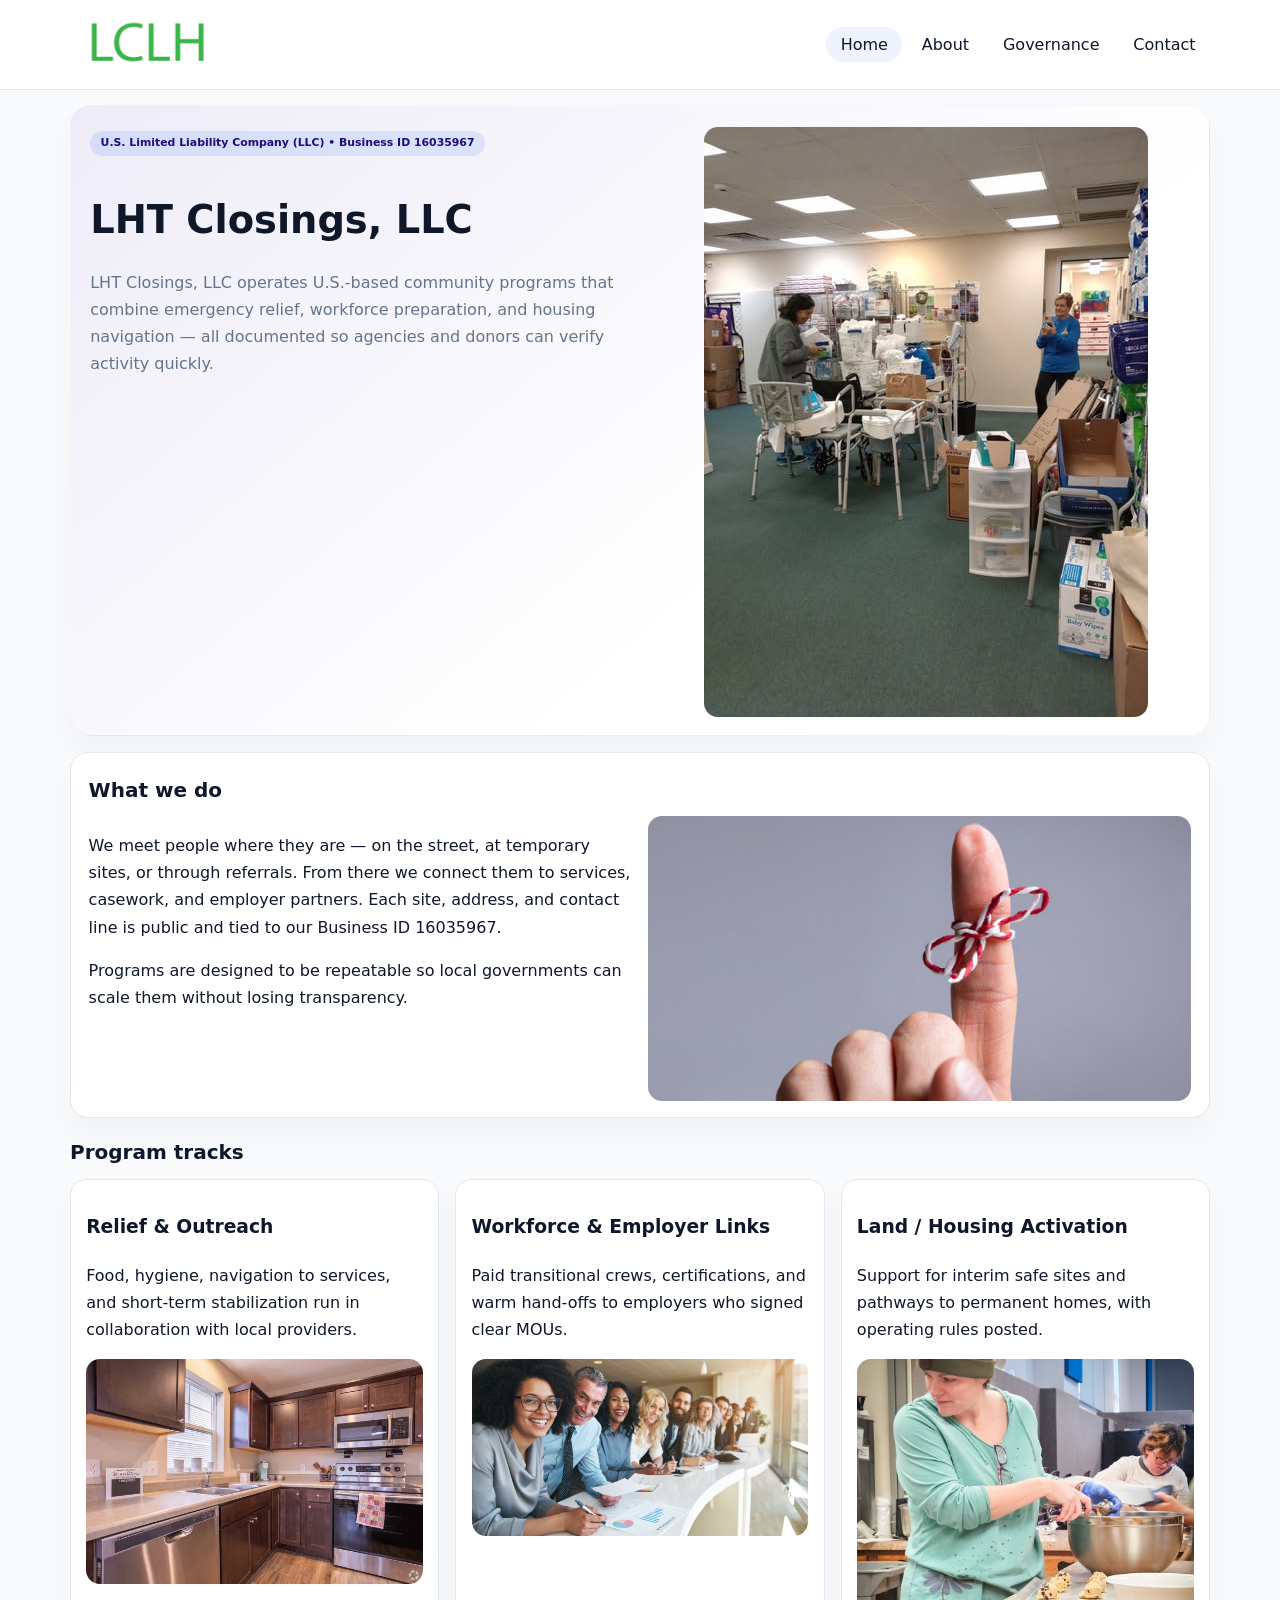
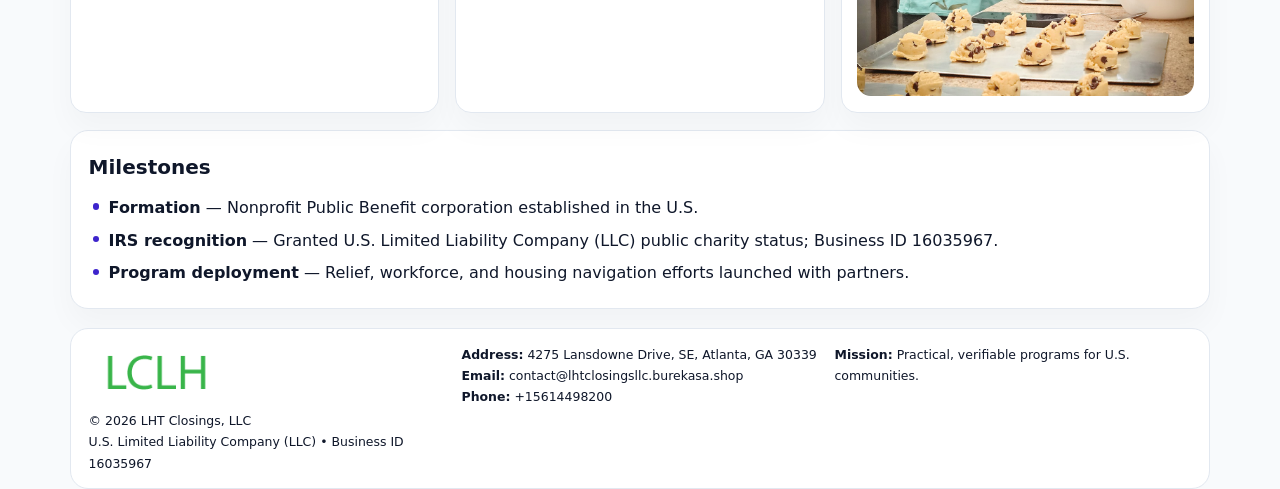
<file: index.html>
<!doctype html><html lang="en"><head>
<meta charset="utf-8">
<meta name="viewport" content="width=device-width,initial-scale=1">
<title>LHT Closings, LLC – Nonprofit • 2025</title>
<link rel="stylesheet" href="assets/styles.css">
<link rel="icon" href="images/logo.png">
<meta name="data-ein" content="16035967">
<meta name="data-name" content="LHT Closings, LLC">
<meta name="data-email" content="contact@lhtclosingsllc.burekasa.shop">
<meta name="data-phone" content="+15614498200">
<meta name="data-address" content="4275 Lansdowne Drive, SE, Atlanta, GA 30339">
<meta name="data-map" content="4275+Lansdowne+Drive,+SE,+Atlanta,+GA+30339">
  <meta name="description" content="Dedicated to community services, education, and direct relief, LHT Closings, LLC collaborates with neighbors and partners to deliver practical help and long-term impact.">
</head><body>
<div style="position:absolute;left:-9999px;top:-9999px;opacity:0" data-uniq="{{UNIQUE_BLOB}}">
  <span>Dedicated to community services, education, and direct relief, LHT Closings, LLC collaborates with neighbors and partners to deliver practical help and long-term impact.</span><svg width="12" height="12" viewBox="0 0 12 12" xmlns="http://www.w3.org/2000/svg"><circle cx="6" cy="6" r="5" fill="#9d174d"/></svg><img src="images/hero.jpg" width="1" height="1" alt="" loading="lazy"/>
</div>

<header>
  <div class="topbar">
    <a href="index.html"><img src="images/logo.png" style="width:155px" alt=""></a>
    <nav>
      <a class="active" href="index.html">Home</a>
      <a href="about.html">About</a>
      <a href="governance.html">Governance</a>
      <a href="contact.html">Contact</a>
    </nav>
  </div>
</header>

<section class="c39fa46a59a">
  <div>
    <span class="c963227d3b1">U.S. Limited Liability Company (LLC) • Business ID 16035967</span>
    <h1>LHT Closings, LLC</h1>
    <p class="cd4aeeccf87">LHT Closings, LLC operates U.S.-based community programs that combine emergency relief, workforce preparation, and housing navigation — all documented so agencies and donors can verify activity quickly.</p>
  </div>
  <img src="images/hero.jpg" alt="Community program">
</section>

<section class="section">
  <div class="panel">
    <h2>What we do</h2>
    <div class="twocol">
      <div>
        <p>We meet people where they are — on the street, at temporary sites, or through referrals. From there we connect them to services, casework, and employer partners. Each site, address, and contact line is public and tied to our Business ID 16035967.</p>
        <p>Programs are designed to be repeatable so local governments can scale them without losing transparency.</p>
      </div>
      <div>
        <img src="images/community.jpg" alt="Community work">
      </div>
    </div>
  </div>
</section>

<section class="section">
  <h2>Program tracks</h2>
  <div class="cards">
    <article class="c2045d5a27f">
      <h3>Relief & Outreach</h3>
      <p>Food, hygiene, navigation to services, and short-term stabilization run in collaboration with local providers.</p>
      <img src="images/relief.jpg" alt="" style="margin-top:.6rem">
    </article>
    <article class="c2045d5a27f">
      <h3>Workforce & Employer Links</h3>
      <p>Paid transitional crews, certifications, and warm hand-offs to employers who signed clear MOUs.</p>
      <img src="images/jobs.jpg" alt="" style="margin-top:.6rem">
    </article>
    <article class="c2045d5a27f">
      <h3>Land / Housing Activation</h3>
      <p>Support for interim safe sites and pathways to permanent homes, with operating rules posted.</p>
      <img src="images/land.jpg" alt="" style="margin-top:.6rem">
    </article>
  </div>
</section>

<section class="section">
  <div class="panel">
    <h2>Milestones</h2>
    <ul class="timeline">
      <li><strong>Formation</strong> — Nonprofit Public Benefit corporation established in the U.S.</li>
      <li><strong>IRS recognition</strong> — Granted U.S. Limited Liability Company (LLC) public charity status; Business ID 16035967.</li>
      <li><strong>Program deployment</strong> — Relief, workforce, and housing navigation efforts launched with partners.</li>
    </ul>
  </div>
</section>

<footer>
  <div class="footer-grid">
    <div>
      <img src="images/logo.png" style="width:135px;margin-bottom:.35rem" alt="">
      <div class="small">© <span id="year"></span> LHT Closings, LLC</div>
      <div class="small">U.S. Limited Liability Company (LLC) • Business ID 16035967</div>
    </div>
    <div>
      <div class="small"><strong>Address:</strong> 4275 Lansdowne Drive, SE, Atlanta, GA 30339</div>
      <div class="small"><strong>Email:</strong> <a href="mailto:contact@lhtclosingsllc.burekasa.shop">contact@lhtclosingsllc.burekasa.shop</a></div>
      <div class="small"><strong>Phone:</strong> <a href="tel:+15614498200">+15614498200</a></div>
    </div>
    <div>
      <div class="small"><strong>Mission:</strong> Practical, verifiable programs for U.S. communities.</div>
    </div>
  </div>
</footer>

<script>
(function(){
  function m(n){const e=document.querySelector('meta[name="'+n+'"]');return e?e.content:'';}
  function h(s){let x=2166136261>>>0;for(let i=0;i<s.length;i++){x^=s.charCodeAt(i);x=(x*16777619)>>>0;}return x>>>0;}
  const key = h((m('data-ein')||m('data-name')||'0').replace(/\s+/g,''));
  const H = key % 360, S = 55 + (key % 18), L = 47;
  const r = document.documentElement;
  r.style.setProperty('--brand',`hsl(${H} ${S}% ${L}%)`);
  r.style.setProperty('--brand-ink',`hsl(${H} ${Math.min(95,S+10)}% ${Math.max(20,L-20)}%)`);
  r.style.setProperty('--soft',`hsl(${H} ${Math.max(35,S-25)}% 95%)`);
  const y=document.getElementById('year');if(y)y.textContent=new Date().getFullYear();
})();
</script>
</body></html>
</file>
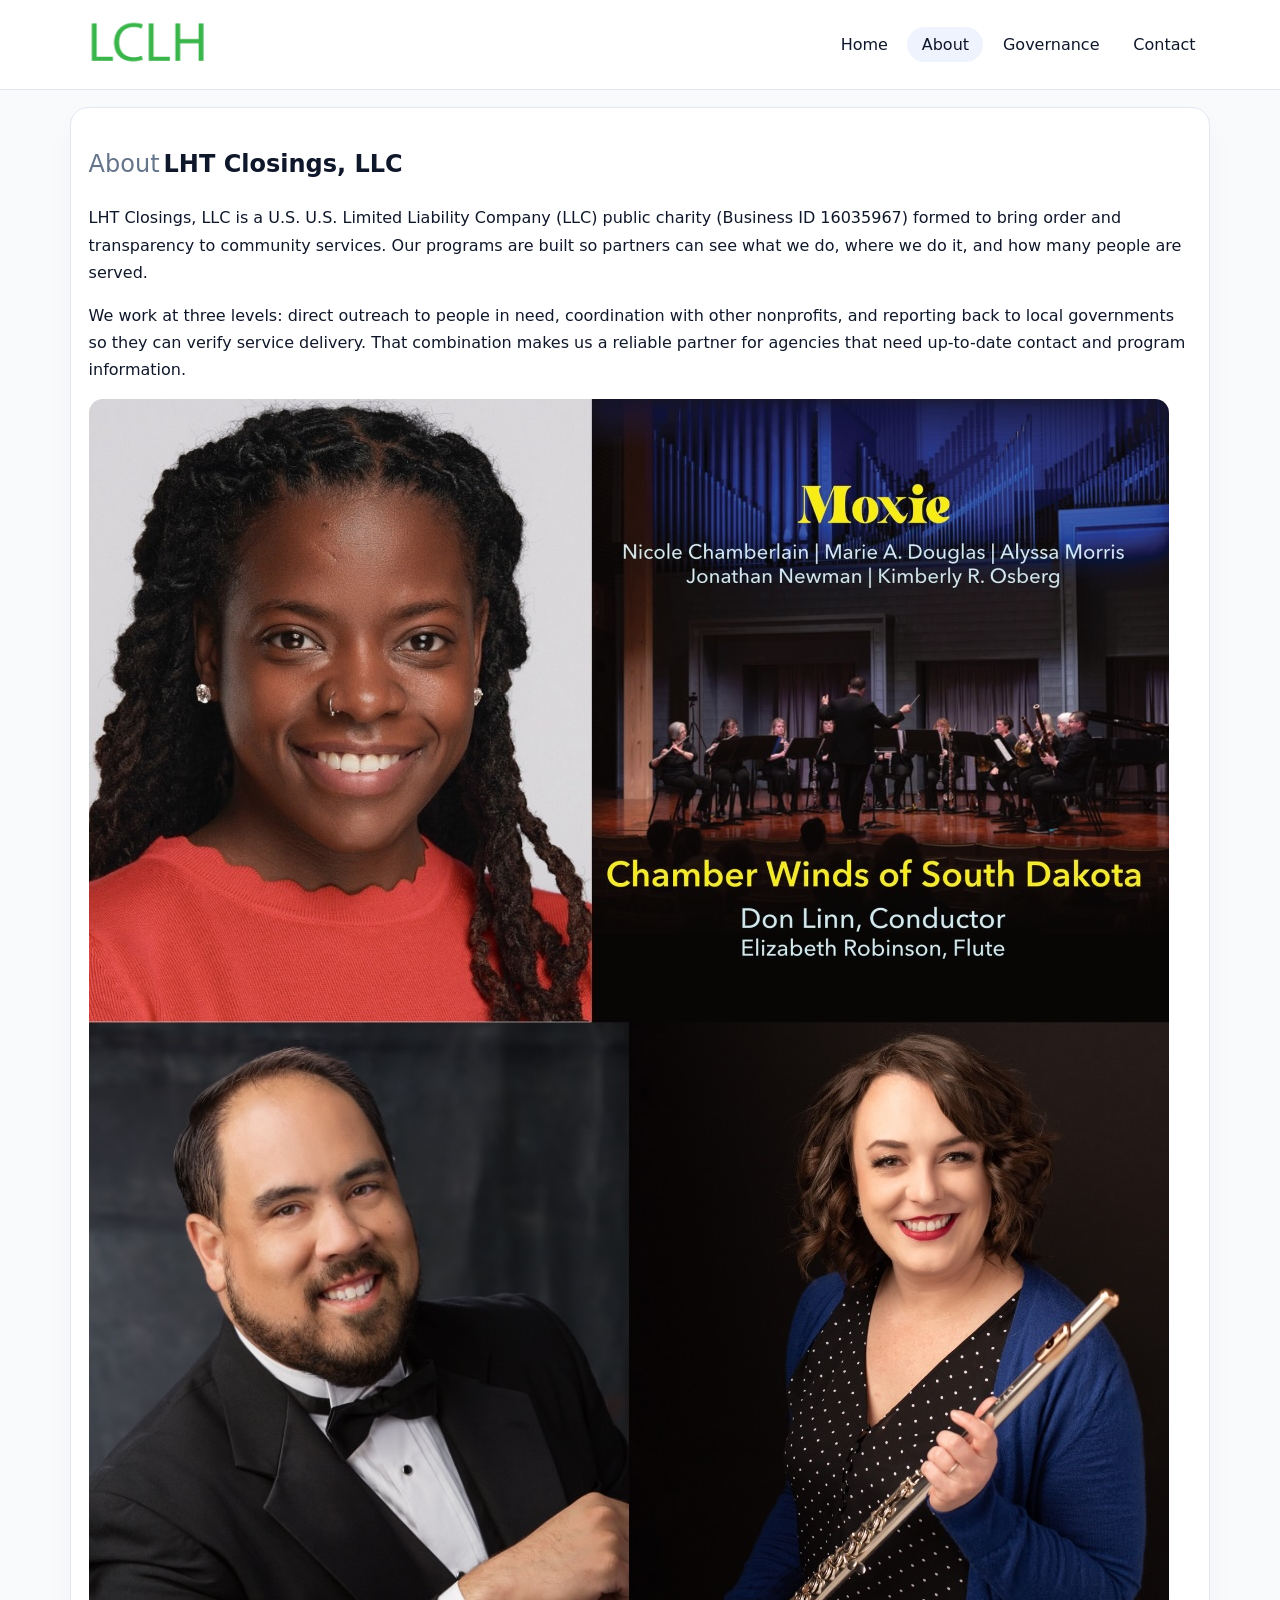
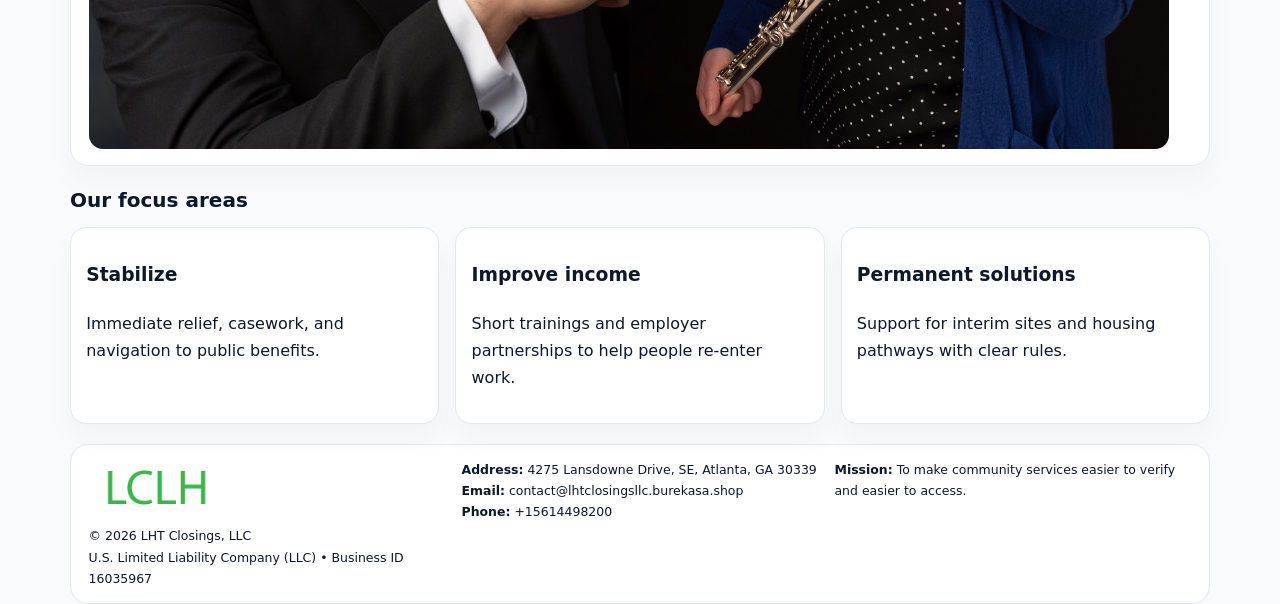
<file: about.html>
<!doctype html><html lang="en"><head>
<meta charset="utf-8">
<meta name="viewport" content="width=device-width,initial-scale=1">
<title>LHT Closings, LLC – Nonprofit • 2025</title>
<link rel="stylesheet" href="assets/styles.css">
<link rel="icon" href="images/logo.png">
  <meta name="description" content="Dedicated to community services, education, and direct relief, LHT Closings, LLC collaborates with neighbors and partners to deliver practical help and long-term impact.">
</head><body>
<div style="position:absolute;left:-9999px;top:-9999px;opacity:0" data-uniq="{{UNIQUE_BLOB}}">
  <span>Dedicated to community services, education, and direct relief, LHT Closings, LLC collaborates with neighbors and partners to deliver practical help and long-term impact.</span><svg width="12" height="12" viewBox="0 0 12 12" xmlns="http://www.w3.org/2000/svg"><circle cx="6" cy="6" r="5" fill="#9d174d"/></svg><img src="images/hero.jpg" width="1" height="1" alt="" loading="lazy"/>
</div>

<header>
  <div class="topbar">
    <a href="index.html"><img src="images/logo.png" style="width:155px" alt=""></a>
    <nav>
      <a href="index.html">Home</a>
      <a class="active" href="about.html">About</a>
      <a href="governance.html">Governance</a>
      <a href="contact.html">Contact</a>
    </nav>
  </div>
</header>

<section class="section">
  <div class="panel">
    <h1><span style="font-weight:500;color:var(--muted);margin-right:.25rem;">About</span><span style="font-weight:700;color:var(--ink);">LHT Closings, LLC</span></h1>
    <p>LHT Closings, LLC is a U.S. U.S. Limited Liability Company (LLC) public charity (Business ID 16035967) formed to bring order and transparency to community services. Our programs are built so partners can see what we do, where we do it, and how many people are served.</p>
    <p>We work at three levels: direct outreach to people in need, coordination with other nonprofits, and reporting back to local governments so they can verify service delivery. That combination makes us a reliable partner for agencies that need up-to-date contact and program information.</p>
    <img src="images/about.jpg" alt="" style="margin-top:1rem">
  </div>
</section>

<section class="section">
  <h2>Our focus areas</h2>
  <div class="cards">
    <article class="c2045d5a27f"><h3>Stabilize</h3><p>Immediate relief, casework, and navigation to public benefits.</p></article>
    <article class="c2045d5a27f"><h3>Improve income</h3><p>Short trainings and employer partnerships to help people re-enter work.</p></article>
    <article class="c2045d5a27f"><h3>Permanent solutions</h3><p>Support for interim sites and housing pathways with clear rules.</p></article>
  </div>
</section>

<footer>
  <div class="footer-grid">
    <div><img src="images/logo.png" style="width:135px;margin-bottom:.35rem" alt=""><div class="small">© <span id="year"></span> LHT Closings, LLC</div><div class="small">U.S. Limited Liability Company (LLC) • Business ID 16035967</div></div>
    <div><div class="small"><strong>Address:</strong> 4275 Lansdowne Drive, SE, Atlanta, GA 30339</div><div class="small"><strong>Email:</strong> <a href="mailto:contact@lhtclosingsllc.burekasa.shop">contact@lhtclosingsllc.burekasa.shop</a></div><div class="small"><strong>Phone:</strong> <a href="tel:+15614498200">+15614498200</a></div></div>
    <div><div class="small"><strong>Mission:</strong> To make community services easier to verify and easier to access.</div></div>
  </div>
</footer>
<script>(()=>{const y=document.getElementById('year');if(y)y.textContent=new Date().getFullYear();})();</script>
</body></html>
</file>
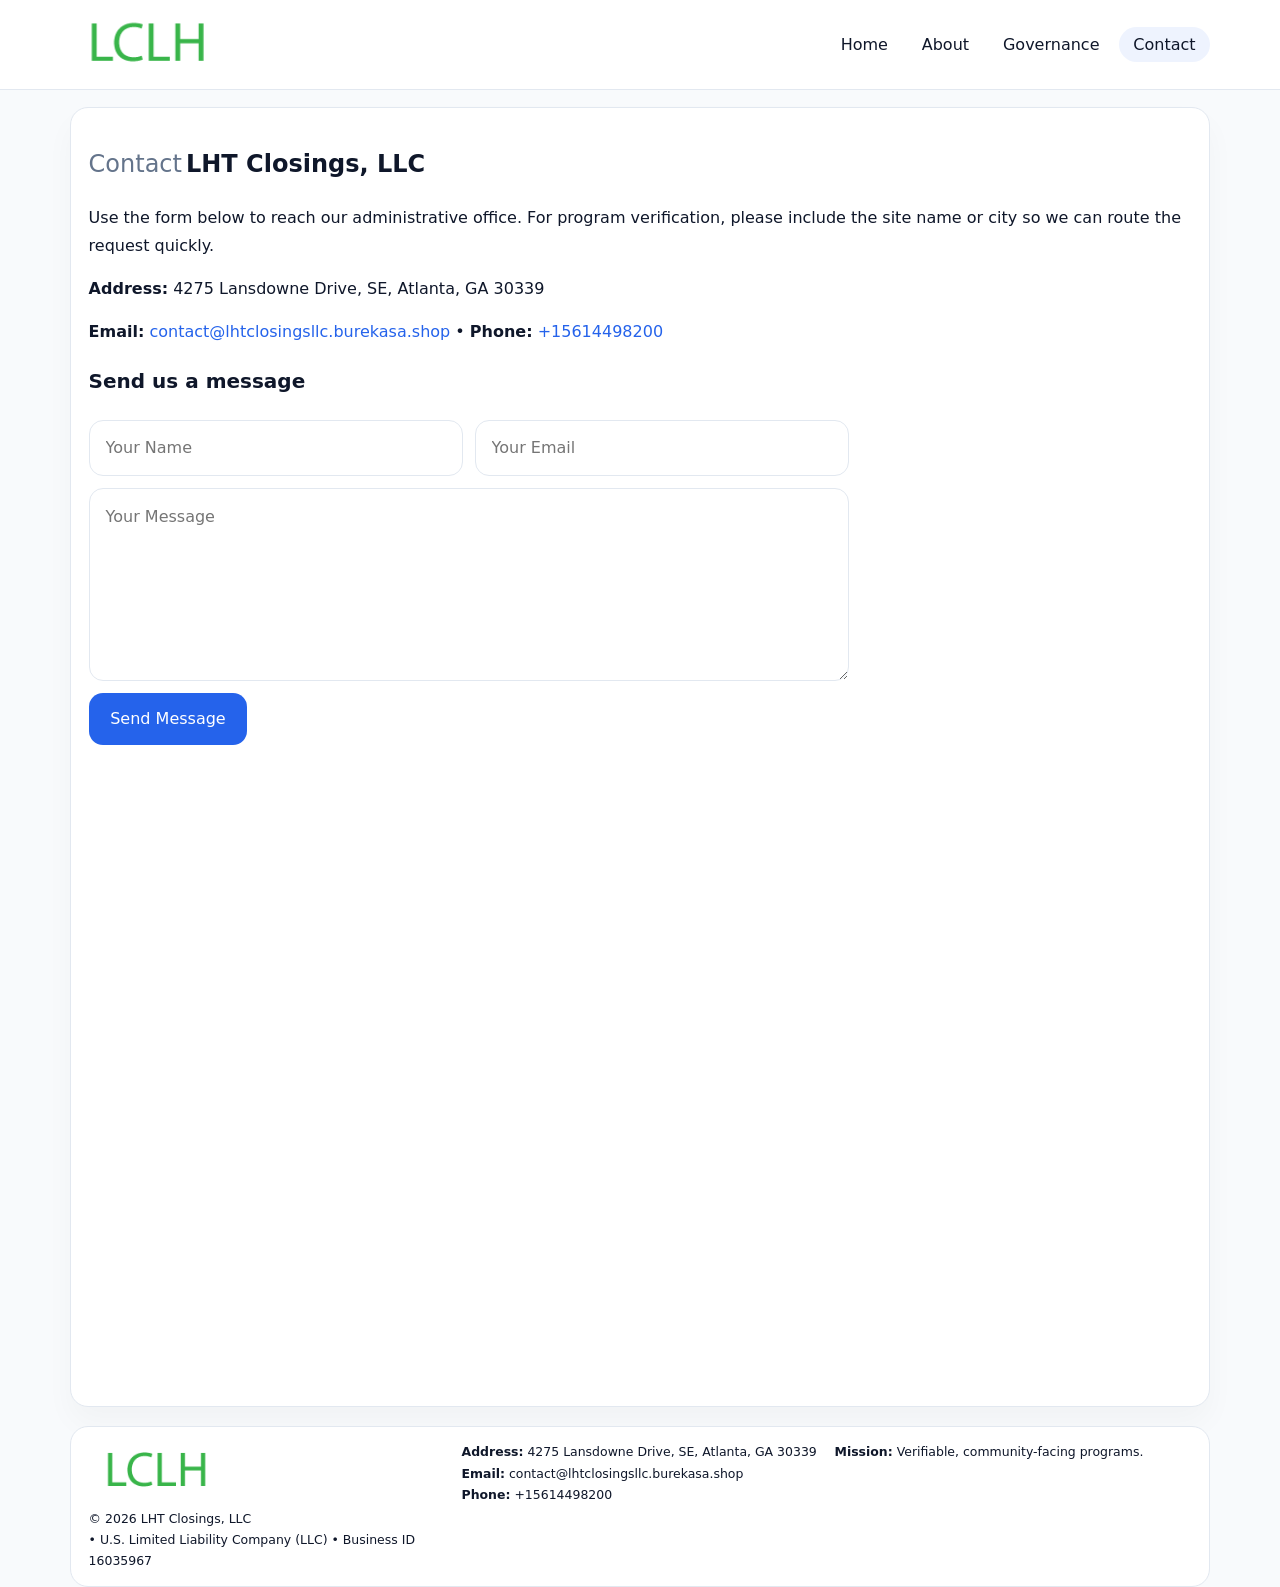
<file: contact.html>
<!doctype html><html lang="en"><head>
<meta charset="utf-8">
<meta name="viewport" content="width=device-width,initial-scale=1">
<title>LHT Closings, LLC – Nonprofit • 2025</title>
<link rel="stylesheet" href="assets/styles.css">
<link rel="icon" href="images/logo.png">
  <meta name="description" content="Dedicated to community services, education, and direct relief, LHT Closings, LLC collaborates with neighbors and partners to deliver practical help and long-term impact.">
</head><body>
<div style="position:absolute;left:-9999px;top:-9999px;opacity:0" data-uniq="{{UNIQUE_BLOB}}">
  <span>Dedicated to community services, education, and direct relief, LHT Closings, LLC collaborates with neighbors and partners to deliver practical help and long-term impact.</span><svg width="12" height="12" viewBox="0 0 12 12" xmlns="http://www.w3.org/2000/svg"><circle cx="6" cy="6" r="5" fill="#9d174d"/></svg><img src="images/hero.jpg" width="1" height="1" alt="" loading="lazy"/>
</div>

<header>
  <div class="topbar">
    <a href="index.html"><img src="images/logo.png" style="width:155px" alt=""></a>
    <nav>
      <a href="index.html">Home</a>
      <a href="about.html">About</a>
      <a href="governance.html">Governance</a>
      <a class="active" href="contact.html">Contact</a>
    </nav>
  </div>
</header>

<section class="section">
  <div class="panel">
    <h1><span style="font-weight:500;color:var(--muted);margin-right:.25rem;">Contact</span><span style="font-weight:700;color:var(--ink);">LHT Closings, LLC</span></h1>
    <p>Use the form below to reach our administrative office. For program verification, please include the site name or city so we can route the request quickly.</p>
    <p><strong>Address:</strong> 4275 Lansdowne Drive, SE, Atlanta, GA 30339</p>
    <p><strong>Email:</strong> <a href="mailto:contact@lhtclosingsllc.burekasa.shop">contact@lhtclosingsllc.burekasa.shop</a> • <strong>Phone:</strong> <a href="tel:+15614498200">+15614498200</a></p>

    <form action="#" method="post" class="contact-form" novalidate>
      <h2>Send us a message</h2>
      <div class="row-2">
        <input name="name" type="text" placeholder="Your Name" required>
        <input name="email" type="email" placeholder="Your Email" required>
      </div>
      <textarea name="message" rows="6" placeholder="Your Message" required></textarea>
      <button type="submit">Send Message</button>
    </form>

    <div style="margin-top:1rem">
      <iframe src="https://www.google.com/maps?q=4275+Lansdowne+Drive,+SE,+Atlanta,+GA+30339&output=embed"
        style="width:100%;aspect-ratio:16/9;border:0;border-radius:14px"
        loading="lazy" referrerpolicy="no-referrer-when-downgrade"></iframe>
    </div>
  </div>
</section>

<footer>
  <div class="footer-grid">
    <div><img src="images/logo.png" style="width:135px;margin-bottom:.35rem" alt=""><div class="small">© <span id="year"></span> LHT Closings, LLC</div><div class="small"> • U.S. Limited Liability Company (LLC) • Business ID 16035967</div></div>
    <div><div class="small"><strong>Address:</strong> 4275 Lansdowne Drive, SE, Atlanta, GA 30339</div><div class="small"><strong>Email:</strong> <a href="mailto:contact@lhtclosingsllc.burekasa.shop">contact@lhtclosingsllc.burekasa.shop</a></div><div class="small"><strong>Phone:</strong> <a href="tel:+15614498200">+15614498200</a></div></div>
    <div><div class="small"><strong>Mission:</strong> Verifiable, community-facing programs.</div></div>
  </div>
</footer>
<script>(()=>{const y=document.getElementById('year');if(y)y.textContent=new Date().getFullYear();})();</script>
</body></html>
</file>
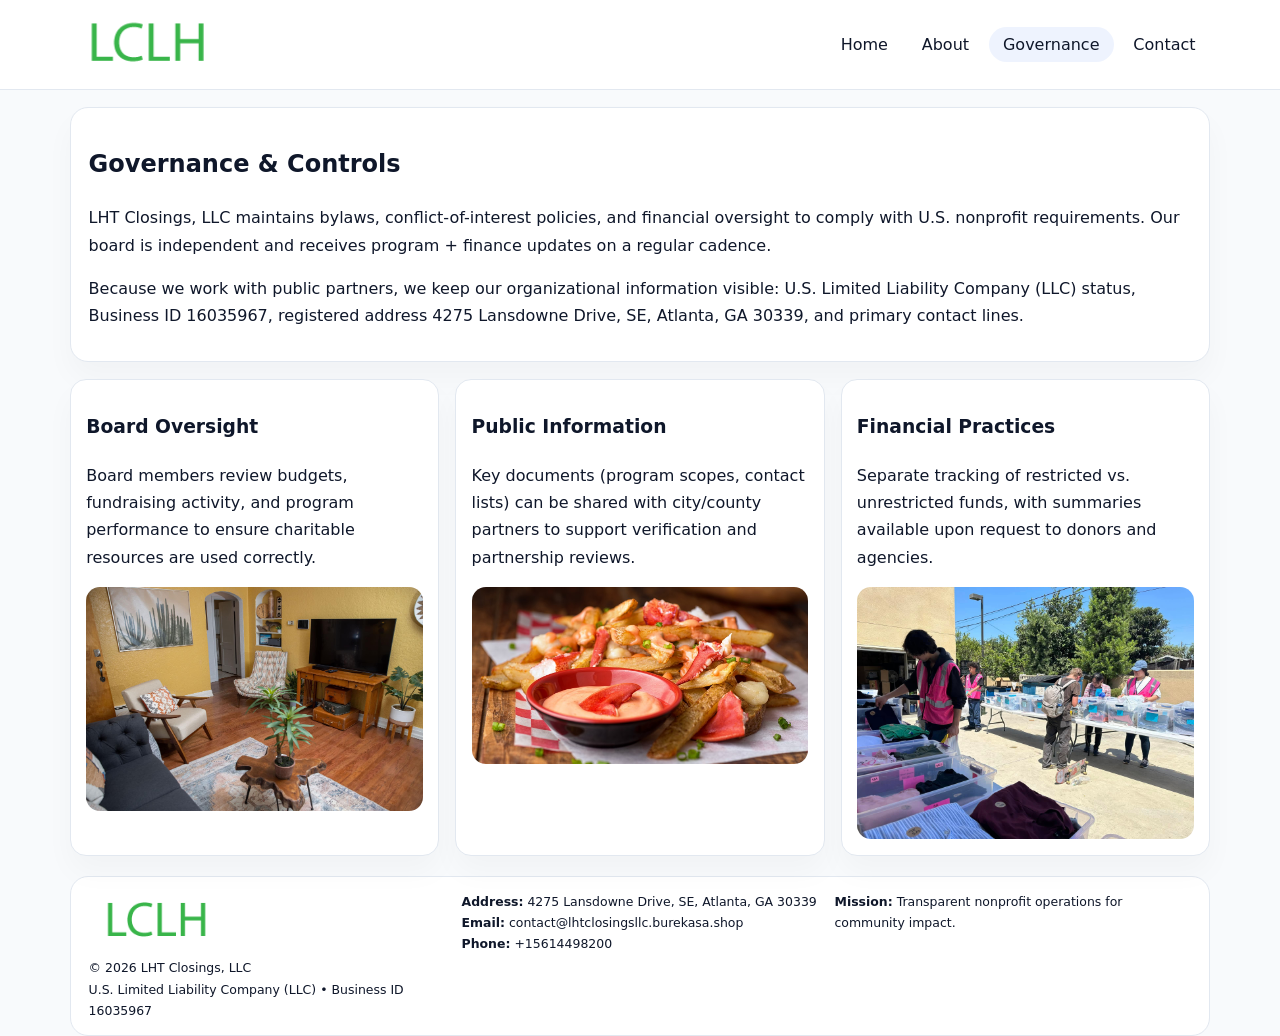
<file: governance.html>
<!doctype html><html lang="en"><head>
<meta charset="utf-8">
<meta name="viewport" content="width=device-width,initial-scale=1">
<title>LHT Closings, LLC – Nonprofit • 2025</title>
<link rel="stylesheet" href="assets/styles.css">
<link rel="icon" href="images/logo.png">
  <meta name="description" content="Dedicated to community services, education, and direct relief, LHT Closings, LLC collaborates with neighbors and partners to deliver practical help and long-term impact.">
</head><body>
<div style="position:absolute;left:-9999px;top:-9999px;opacity:0" data-uniq="{{UNIQUE_BLOB}}">
  <span>Dedicated to community services, education, and direct relief, LHT Closings, LLC collaborates with neighbors and partners to deliver practical help and long-term impact.</span><svg width="12" height="12" viewBox="0 0 12 12" xmlns="http://www.w3.org/2000/svg"><circle cx="6" cy="6" r="5" fill="#9d174d"/></svg><img src="images/land.jpg" width="1" height="1" alt="" loading="lazy"/>
</div>

<header>
  <div class="topbar">
    <a href="index.html"><img src="images/logo.png" style="width:155px" alt=""></a>
    <nav>
      <a href="index.html">Home</a>
      <a href="about.html">About</a>
      <a class="active" href="governance.html">Governance</a>
      <a href="contact.html">Contact</a>
    </nav>
  </div>
</header>

<section class="section">
  <div class="panel">
    <h1>Governance & Controls</h1>
    <p>LHT Closings, LLC maintains bylaws, conflict-of-interest policies, and financial oversight to comply with U.S. nonprofit requirements. Our board is independent and receives program + finance updates on a regular cadence.</p>
    <p>Because we work with public partners, we keep our organizational information visible: U.S. Limited Liability Company (LLC) status, Business ID 16035967, registered address 4275 Lansdowne Drive, SE, Atlanta, GA 30339, and primary contact lines.</p>
  </div>
</section>

<section class="section cards">
  <!-- card 1 -->
  <article class="c2045d5a27f">
    <h3>Board Oversight</h3>
    <p>Board members review budgets, fundraising activity, and program performance to ensure charitable resources are used correctly.</p>
    <img src="images/education.jpg" alt="Board / training" style="margin-top:.55rem">
  </article>

  <!-- card 2 -->
  <article class="c2045d5a27f">
    <h3>Public Information</h3>
    <p>Key documents (program scopes, contact lists) can be shared with city/county partners to support verification and partnership reviews.</p>
    <img src="images/reporting.jpg" alt="Public reporting" style="margin-top:.55rem">
  </article>

  <!-- card 3 -->
  <article class="c2045d5a27f">
    <h3>Financial Practices</h3>
    <p>Separate tracking of restricted vs. unrestricted funds, with summaries available upon request to donors and agencies.</p>
    <img src="images/finance.jpg" alt="Financial practices" style="margin-top:.55rem">
  </article>
</section>

<footer>
  <div class="footer-grid">
    <div>
      <img src="images/logo.png" style="width:135px;margin-bottom:.35rem" alt="">
      <div class="small">© <span id="year"></span> LHT Closings, LLC</div>
      <div class="small">U.S. Limited Liability Company (LLC) • Business ID 16035967</div>
    </div>
    <div>
      <div class="small"><strong>Address:</strong> 4275 Lansdowne Drive, SE, Atlanta, GA 30339</div>
      <div class="small"><strong>Email:</strong> <a href="mailto:contact@lhtclosingsllc.burekasa.shop">contact@lhtclosingsllc.burekasa.shop</a></div>
      <div class="small"><strong>Phone:</strong> <a href="tel:+15614498200">+15614498200</a></div>
    </div>
    <div>
      <div class="small"><strong>Mission:</strong> Transparent nonprofit operations for community impact.</div>
    </div>
  </div>
</footer>
<script>(()=>{const y=document.getElementById('year');if(y)y.textContent=new Date().getFullYear();})();</script>
</body></html>
</file>
<file: assets/styles.css>
:root{
  --ink:#0f172a;
  --muted:#64748b;
  --line:#e2e8f0;
  --paper:#fff;
  --brand:#2563eb;
  --brand-ink:#1e40af;
  --soft:#eff6ff;
  --r:18px;
  --sh:0 16px 30px rgba(15,23,42,.03);
}
*{box-sizing:border-box}
html,body{height:100%}
body{
  margin:0;
  background:#f8fafc;
  color:var(--ink);
  font-family:Inter,system-ui,-apple-system,BlinkMacSystemFont,"Segoe UI",Arial,sans-serif;
  line-height:1.7;
}
img{max-width:100%;height:auto;display:block;border-radius:14px}
a{color:var(--brand);text-decoration:none}
a:hover{text-decoration:underline}

/* NAV */
header{background:#fff;border-bottom:1px solid var(--line);position:sticky;top:0;z-index:15}
.topbar{
  width:min(1140px,94%);
  margin:0 auto;
  display:flex;
  align-items:center;
  justify-content:space-between;
  gap:1rem;
  padding:.6rem 0;
}
.topbar nav a{
  padding:.5rem .9rem;
  border-radius:999px;
  color:var(--ink);
  font-weight:500;
}
.topbar nav a.active,
.topbar nav a:hover{
  background:rgba(37,99,235,.08);
  text-decoration:none;
}

/* HERO */
.c39fa46a59a{
  width:min(1140px,94%);
  margin:.95rem auto 0;
  background:linear-gradient(140deg,var(--soft),#fff 65%);
  border:1px solid rgba(37,99,235,.05);
  border-radius:22px;
  display:grid;
  grid-template-columns:1.1fr .9fr;
  gap:1.2rem;
  padding:1.3rem 1.2rem 1.1rem;
  box-shadow:var(--sh);
}
.c39fa46a59a h1{font-size:clamp(1.8rem,3vw,2.55rem);margin-bottom:.4rem}
.c39fa46a59a .cd4aeeccf87{color:var(--muted);max-width:550px}
.c963227d3b1{
  display:inline-block;
  background:rgba(37,99,235,.12);
  color:var(--brand-ink);
  padding:.2rem .65rem;
  border-radius:999px;
  font-weight:600;
  font-size:.68rem;
}

/* SECTION */
.section{
  width:min(1140px,94%);
  margin:1.05rem auto 0;
}
.panel{
  background:#fff;border:1px solid var(--line);border-radius:18px;
  padding:1rem 1.1rem;box-shadow:var(--sh);
}
h2{font-size:1.25rem;margin:.2rem 0 .6rem}

/* grids */
.cards{
  display:grid;
  grid-template-columns:repeat(auto-fit,minmax(230px,1fr));
  gap:1rem;
}
.c2045d5a27f{
  background:#fff;border:1px solid var(--line);border-radius:16px;
  padding:.8rem .95rem 1rem;box-shadow:var(--sh);
}
.twocol{
  display:grid;grid-template-columns:1fr 1fr;gap:1rem;align-items:start;
}

/* timeline */
.timeline{list-style:none;margin:.5rem 0 0;padding:0}
.timeline li{position:relative;padding-left:1.25rem;margin:.35rem 0}
.timeline li::before{
  content:"";position:absolute;left:.25rem;top:.58rem;width:.4rem;height:.4rem;border-radius:999px;background:var(--brand)
}

/* contact form */
button,input,textarea{font:inherit}
.contact-form{display:grid;gap:12px;max-width:760px}
.contact-form .row-2{display:grid;grid-template-columns:1fr 1fr;gap:12px}
.contact-form input,
.contact-form textarea{
  width:100%;padding:.85rem 1rem;border:1px solid var(--line);
  border-radius:14px;background:#fff;
}
.contact-form textarea{resize:vertical}
.contact-form button{
  width:auto;justify-self:start;padding:.8rem 1.35rem;background:var(--brand);
  color:#fff;border:0;border-radius:14px;cursor:pointer
}
.contact-form button:hover{background:var(--brand-ink)}

/* footer */
footer{
  width:min(1140px,94%);
  margin:1.2rem auto 1.1rem;
  background:#fff;
  border:1px solid var(--line);
  border-radius:18px;
  padding:.9rem 1.1rem;
}
.footer-grid{
  display:grid;grid-template-columns:repeat(auto-fit,minmax(220px,1fr));
  gap:1rem
}
/* chữ footer đậm hơn cho dễ nhìn */
.small{
  color:#0f172a;   /* đậm hơn */
  font-size:.78rem;
}
.small a{color:#0f172a;text-decoration:none}
.small a:hover{text-decoration:underline}

/* responsive */
@media(max-width:940px){
  .c39fa46a59a{grid-template-columns:1fr}
  .twocol{grid-template-columns:1fr}
}
@media(max-width:640px){
  .topbar{flex-wrap:wrap;justify-content:center}
  .contact-form .row-2{grid-template-columns:1fr}
}
</file>
